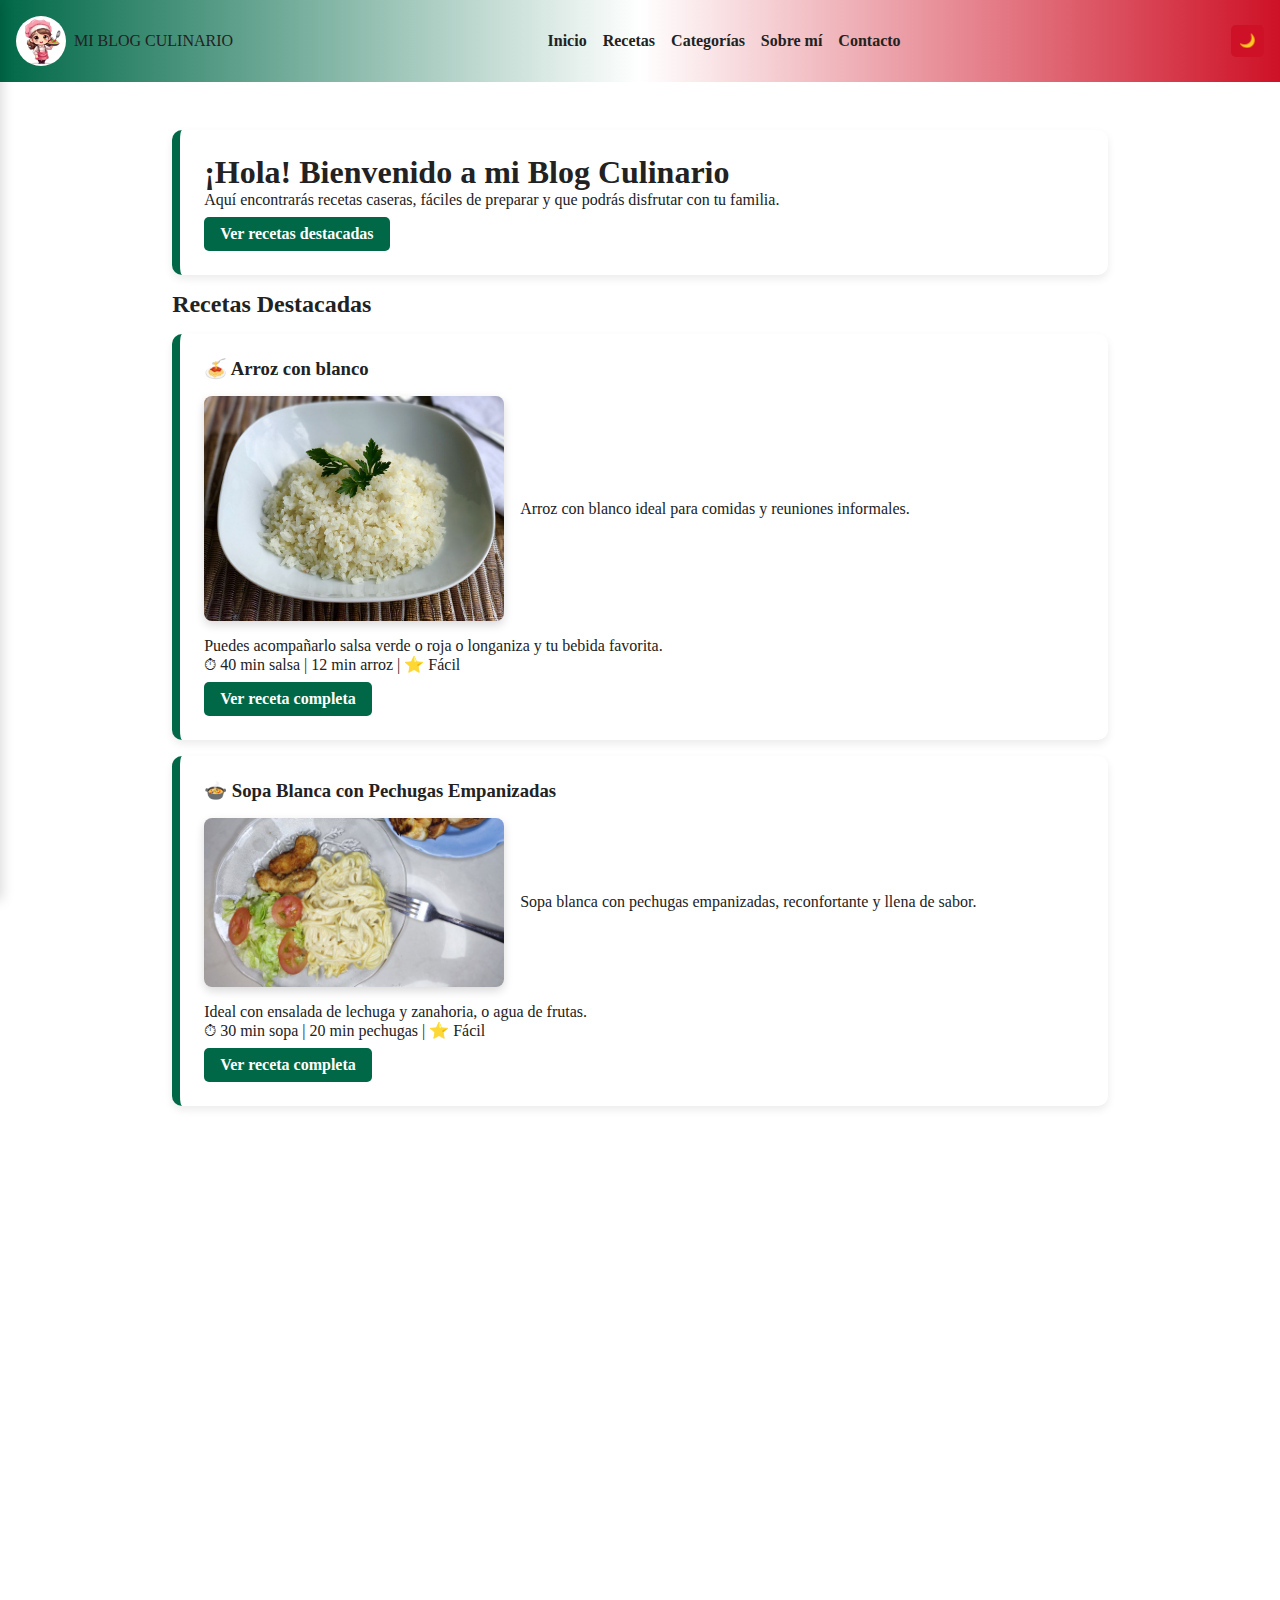
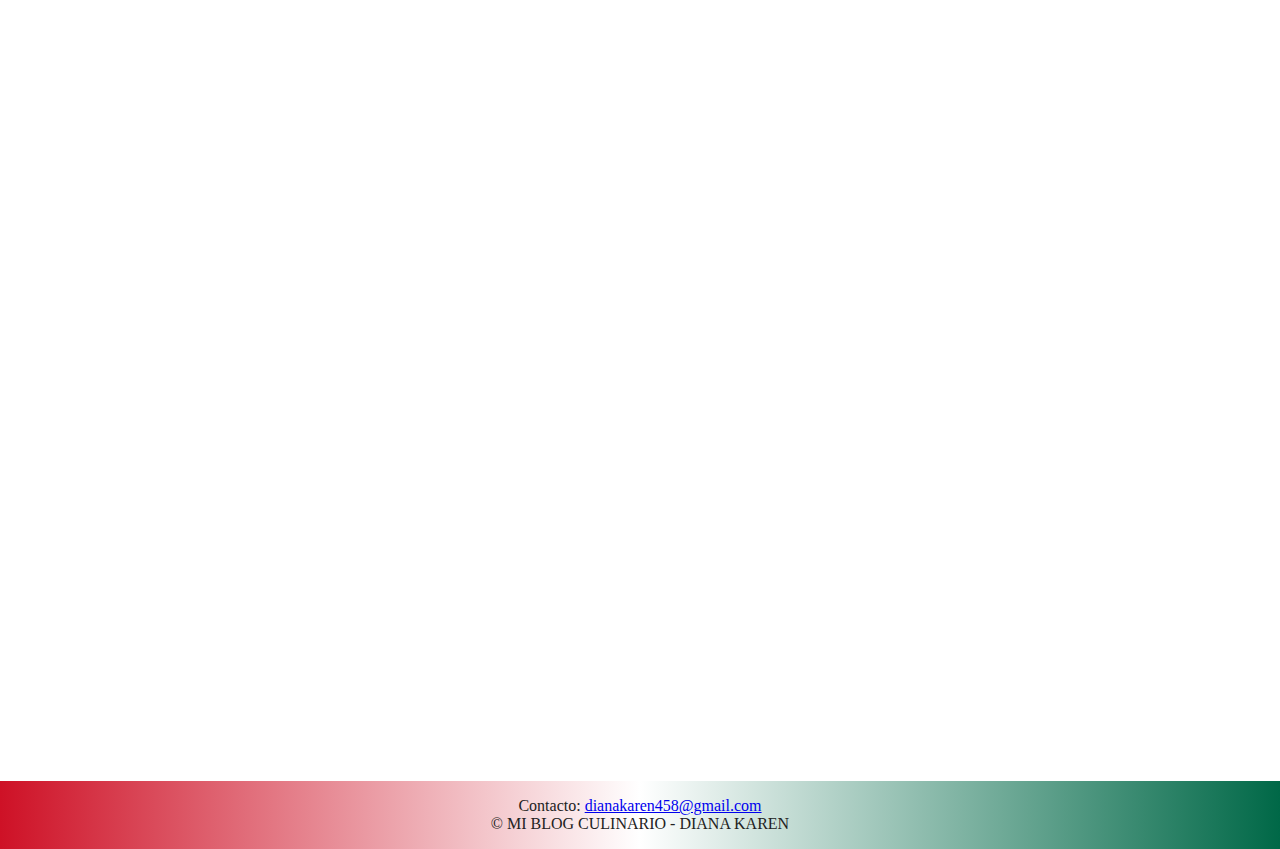
<file: index.html>
<!DOCTYPE html>
<html lang="es">
<head>
  <meta charset="UTF-8">
  <meta name="viewport" content="width=device-width, initial-scale=1.0">
  <title>Mi Blog Culinario</title>
  <link rel="stylesheet" href="estilo.css">
  <script defer src="script.js"></script>
</head>
<body id="inicio">  
  <header>
    <nav>
      <a href="#inicio" class="logo" aria-label="Ir al inicio">
        <img class="logo" src="glog.jpg" alt="logo de mi blog">
        <span>MI BLOG CULINARIO</span>
      </a>

      <ul class="menu">
        <li><a href="#inicio">Inicio</a></li>
        <li><a href="#recetas">Recetas</a></li>
        <li><a href="#categorias">Categorías</a></li>
        <li><a href="#sobre-mi">Sobre mí</a></li>
        <li><a href="#contacto">Contacto</a></li>
      </ul>

      <button id="hamburger" class="hamburger" aria-label="Abrir menú">
        <span></span><span></span><span></span>
      </button>

      <button id="modo-oscuro" class="modo-btn" aria-label="Cambiar a modo oscuro">🌙</button>
    </nav>
  </header>

  <aside id="sidebar" class="sidebar" aria-hidden="true">
    <button id="close-btn" class="close-btn" aria-label="Cerrar menú">✖</button>
    <ul>
      <li><a href="#inicio">Inicio</a></li>
      <li><a href="#recetas">Recetas</a></li>
      <li><a href="#categorias">Categorías</a></li>
      <li><a href="#sobre-mi">Sobre mí</a></li>
      <li><a href="#contacto">Contacto</a></li>
    </ul>
  </aside>

  <main>
    <section id="inicio" class="receta-card">
      <h1>¡Hola! Bienvenido a mi Blog Culinario</h1>
      <p>Aquí encontrarás recetas caseras, fáciles de preparar y que podrás disfrutar con tu familia.</p>
      <p><a href="#recetas" class="boton-receta">Ver recetas destacadas</a></p>
    </section>

    <section id="recetas">
      <h2>Recetas Destacadas</h2>

      <article class="receta-card">
        <h3>🍝 Arroz con blanco</h3>
        <figure>
          <img src="arrocito.jpg" alt="Arroz con blanco">
          <figcaption>Arroz con blanco ideal para comidas y reuniones informales.</figcaption>
        </figure>
        <p>Puedes acompañarlo salsa verde o roja o longaniza y tu bebida favorita.</p>
        <p>⏱ 40 min salsa | 12 min arroz | ⭐ Fácil</p>
        <a href="recetas de arroz con blanco.html" class="boton-receta">Ver receta completa</a>
      </article>

      <article class="receta-card">
        <h3>🍲 Sopa Blanca con Pechugas Empanizadas</h3>
        <figure>
          <img src="sopitaa.jpg" alt="Sopa blanca con pechugas empanizadas">
          <figcaption>Sopa blanca con pechugas empanizadas, reconfortante y llena de sabor.</figcaption>
        </figure>
        <p>Ideal con ensalada de lechuga y zanahoria, o agua de frutas.</p>
        <p>⏱ 30 min sopa | 20 min pechugas | ⭐ Fácil</p>
        <a href="recetas de espagueti.html" class="boton-receta">Ver receta completa</a>
      </article>

      <article class="receta-card">
        <h3>🍓 Fresas con Crema</h3>
        <figure>
          <img src="fresitaaa.jpeg" alt="Fresas con crema">
          <figcaption>Postre fresco y delicioso para compartir.</figcaption>
        </figure>
        <p>Combina con kiwi o durazno, y un toque de nueces.</p>
        <p>⏱ 15 min preparación | 2-3h refrigeración | ⭐ Fácil</p>
        <a href="recetas de fresas.html" class="boton-receta">Ver receta completa</a>
      </article>
    </section>

    <section id="sobre-mi" class="receta-card">
      <h2>Sobre mí</h2>
      <img src="dianita.jpg" alt="Foto de Diana">
      <p>Hola, soy Diana y tengo 16 años. Me gusta aprender cosas nuevas y descubrir cómo los sabores pueden despertar recuerdos o emociones.</p>
      <p>Quiero seguir experimentando con ingredientes y técnicas, y algún día cocinar con confianza y creatividad.</p>
      <h4>Sígueme en redes</h4>
      <p>Instagram: <a href="https://www.instagram.com/dianakaren3188" >📸</a></p>
      <p>Facebook: <a href="https://www.facebook.com/share/1ARCfFdWqf/?" >📘</a></p>
    </section>

    <section id="newsletter" class="receta-card">
      <h2>Suscríbete</h2>
      <p>Recibe nuevas recetas y tips</p>
      <form action="#" method="post">
        <label for="email">Correo:</label>
        <input type="email" id="email" placeholder="ejemplo@correo.com" required>
        <button type="submit" class="boton-receta">Suscribirse</button>
      </form>
      <p id="mensaje"></p>
    </section>
  </main>

  <footer id="contacto">
    <p>Contacto: <a href="mailto:dianakaren458@gmail.com">dianakaren458@gmail.com</a></p>
    <p>&copy; MI BLOG CULINARIO - DIANA KAREN</p>
  </footer>
</body>
</html>
</file>
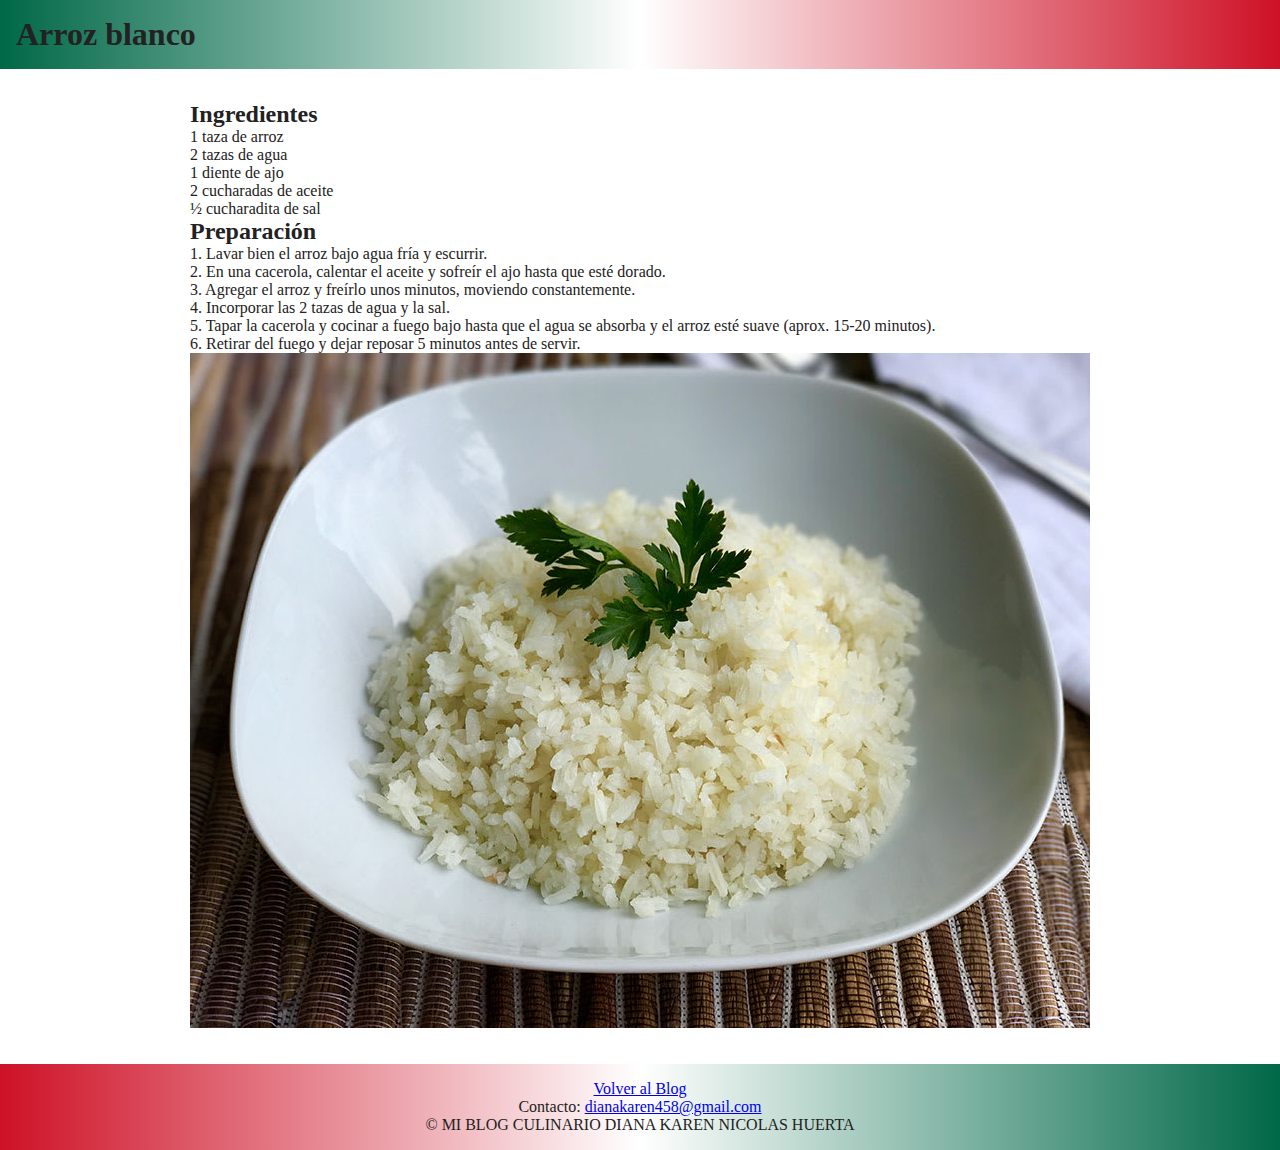
<file: recetas de arroz con blanco.html>
<!DOCTYPE html>
<html lang="es">
<head>
  <meta charset="UTF-8">
  <meta name="viewport" content="width=device-width, initial-scale=1.0">
  <title>Arroz blanco</title>
  <link rel="stylesheet" href="estilo.css">
</head>
<body>
  <header>
    <h1>Arroz blanco</h1>
  </header>
  <main>
    <section>
      <h2>Ingredientes</h2>
      <p>1 taza de arroz<br>
      2 tazas de agua<br>
      1 diente de ajo<br>
      2 cucharadas de aceite<br>
      ½ cucharadita de sal</p>

      <h2>Preparación</h2>
      <p>1. Lavar bien el arroz bajo agua fría y escurrir.<br>
      2. En una cacerola, calentar el aceite y sofreír el ajo hasta que esté dorado.<br>
      3. Agregar el arroz y freírlo unos minutos, moviendo constantemente.<br>
      4. Incorporar las 2 tazas de agua y la sal.<br>
      5. Tapar la cacerola y cocinar a fuego bajo hasta que el agua se absorba y el arroz esté suave (aprox. 15-20 minutos).<br>
      6. Retirar del fuego y dejar reposar 5 minutos antes de servir.</p>

      <img class="img" src="arrocito.jpg" alt="Plato de arroz blanco">
    </section>
  </main>
  <footer>
      <a href="index.html">Volver al Blog</a>
      <p>Contacto: <a href="mailto:dianakaren458@gmail.com">dianakaren458@gmail.com</a></p>
    <p>&copy; MI BLOG CULINARIO DIANA KAREN NICOLAS HUERTA</p>
    </footer>
  <script src="script.js"></script>
</body>
</html>
</file>
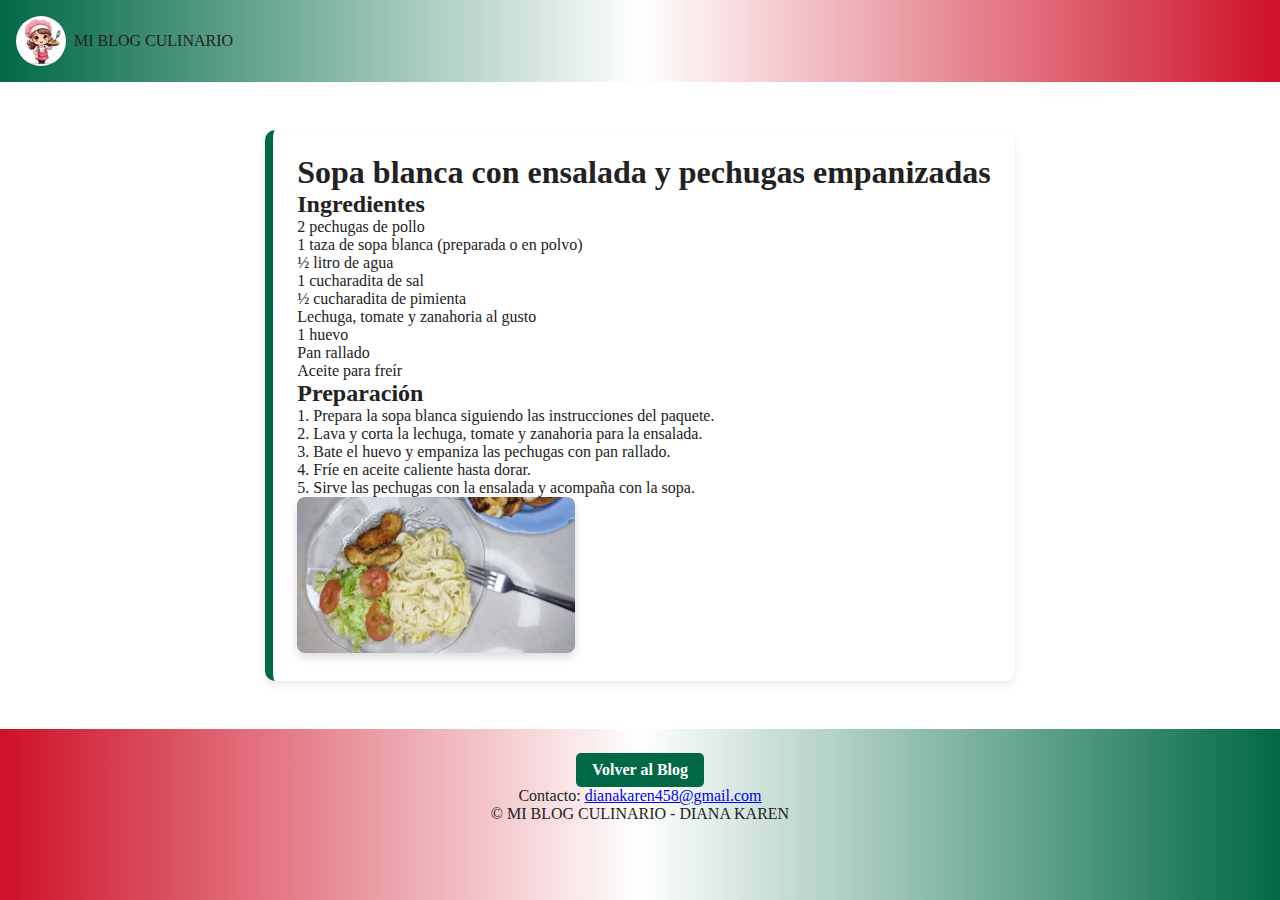
<file: recetas de espagueti.html>
<!DOCTYPE html>
<html lang="es">
<head>
  <meta charset="UTF-8">
  <meta name="viewport" content="width=device-width, initial-scale=1.0">
  <title>Sopa blanca con pechugas empanizadas</title>
  <link rel="stylesheet" href="estilo.css">
  <script defer src="script.js"></script>
</head>
<body>
  <header>
    <nav>
      <a href="index.html" class="logo">
        <img src="glog.jpg" alt="Logo">
        <span>MI BLOG CULINARIO</span>
      </a>
    </nav>
  </header>

  <main>
    <section class="receta-card">
      <h1>Sopa blanca con ensalada y pechugas empanizadas</h1>
      <h2>Ingredientes</h2>
      <p>2 pechugas de pollo<br>
      1 taza de sopa blanca (preparada o en polvo)<br>
      ½ litro de agua<br>
      1 cucharadita de sal<br>
      ½ cucharadita de pimienta<br>
      Lechuga, tomate y zanahoria al gusto<br>
      1 huevo<br>
      Pan rallado<br>
      Aceite para freír</p>

      <h2>Preparación</h2>
      <p>1. Prepara la sopa blanca siguiendo las instrucciones del paquete.<br>
      2. Lava y corta la lechuga, tomate y zanahoria para la ensalada.<br>
      3. Bate el huevo y empaniza las pechugas con pan rallado.<br>
      4. Fríe en aceite caliente hasta dorar.<br>
      5. Sirve las pechugas con la ensalada y acompaña con la sopa.</p>

      <img src="sopitaa.jpg" alt="Sopa blanca con pechugas empanizadas">
    </section>
  </main>

  <footer>
    <a href="index.html" class="boton-receta">Volver al Blog</a>
    <p>Contacto: <a href="mailto:dianakaren458@gmail.com">dianakaren458@gmail.com</a></p>
    <p>&copy; MI BLOG CULINARIO - DIANA KAREN</p>
  </footer>
</body>
</html>
</file>
<file: estilo.css>
:root {
  --rojo: #ce1126;
  --verde: #006847;
  --blanco: #ffffff;
  --gris-texto: #222;
}

* {
  margin: 0;
  padding: 0;
  box-sizing: border-box;
  font-family:'Times New Roman', Times, serif;
}

html, body {
  height: 100%;
  display: flex;
  flex-direction: column;
}

body {
  background-color: var(--blanco);
  color: var(--gris-texto);
  transition: background-color .3s, color .3s;
}

header {
  background: linear-gradient(to right, var(--verde), var(--blanco), var(--rojo));
  padding: 1rem;
}

header nav {
  display: flex;
  align-items: center;
  justify-content: space-between;
  gap: 1rem;
}

.logo {
  display:flex;
  align-items:center;
  text-decoration:none;
  color:inherit;
}

.logo img {
  width:50px;
  height:50px;
  object-fit:cover;
  border-radius:50%;
  margin-right:8px;
}

.menu {
  list-style:none;
  display:flex;
  gap:1rem;
  align-items:center;
}

.menu li a {
  text-decoration:none;
  color:inherit;
  font-weight:bold;
  transition: color .2s;
}

.menu li a:hover {
  color: var(--rojo);
}

.hamburger {
  display:none;
  flex-direction:column;
  justify-content:space-between;
  width:28px;
  height:20px;
  background:none;
  border:none;
  cursor:pointer;
  z-index:1100;
}

.hamburger span {
  display:block;
  height:3px;
  width:100%;
  background:#145214;
  border-radius:2px;
  transition:all .25s ease;
}

.sidebar {
  position:fixed;
  top:0;
  left:-280px;
  width:280px;
  height:100%;
  background:var(--blanco);
  box-shadow:2px 0 12px rgba(0,0,0,0.15);
  padding:2rem 1rem;
  display:flex;
  flex-direction:column;
  gap:1rem;
  transition:left .28s ease;
  z-index:1050;
}

.sidebar.active {
  left:0;
}

.sidebar .close-btn {
  align-self:flex-end;
  font-size:1.1rem;
  background:none;
  border:none;
  cursor:pointer;
}

.sidebar ul {
  list-style:none;
  padding:0;
}

.sidebar ul li {
  margin:0.6rem 0;
}

.sidebar ul li a,
.sidebar ul li button {
  text-decoration:none;
  font-weight:bold;
  background:none;
  border:none;
  cursor:pointer;
  color:var(--gris-texto);
}

main {
  padding:2rem;
  max-width:1100px;
  margin:0 auto;
  flex: 1; 
}

.receta-card {
  background-color: var(--blanco);
  margin:1rem 0;
  padding:1.5rem;
  border-radius:10px;
  box-shadow:0 4px 8px rgba(0,0,0,0.08);
  transition: transform .2s, background-color .3s;
  border-left:8px solid var(--verde);
  opacity:0;
  transform: translateY(50px);
  color:var(--gris-texto);
}

.receta-card:hover {
  transform: scale(1.02);
  background-color:#ffeaea;
  border-left:8px solid var(--rojo);
}

.receta-card figure {
  display:flex;
  align-items:center;
  gap:1rem;
  margin:1rem 0;
  flex-wrap:wrap;
}

.receta-card img {
  width:40%;
  max-width:300px;
  border-radius:8px;
  box-shadow:0 4px 10px rgba(0,0,0,0.15);
  transition: transform .3s ease, box-shadow .3s ease;
  object-fit:cover;
}

.receta-card img:hover {
  transform: scale(1.08);
  box-shadow:0 8px 20px rgba(0,0,0,0.28);
}

@media (max-width: 780px) {
  .menu { display: none; }              
  .hamburger { display:flex; }          
  .receta-card figure { flex-direction: column; }
  .receta-card img { width:100%; max-width:100%; }
}

.boton-receta {
  display:inline-block;
  margin-top:0.5rem;
  padding:.5rem 1rem;
  background-color:var(--verde);
  color:var(--blanco);
  border-radius:5px;
  text-decoration:none;
  font-weight:bold;
  transition: background-color .25s, transform .12s;
  border:none;
  cursor:pointer;
}

.boton-receta:hover {
  background-color:var(--rojo);
  transform: scale(1.05);
}

footer  {
  height: 40vh;
  width: 100%;
  background: linear-gradient(to right, var(--rojo), var(--blanco), var(--verde));
  color:var(--gris-texto);
  text-align:center;
  padding:1rem;
  margin-top: auto;
}

/* ------------------ */
/* 🌙 Modo oscuro */
body.dark-mode {
  background: #121212;
  color: #ffffff;
}

body.dark-mode header,
body.dark-mode footer {
  background: #222;
  color: #fff;
}

body.dark-mode .receta-card {
  background: #1e1e1e;
  color: #fff;
  border-color: #333;
}

body.dark-mode .boton-receta {
  background: var(--verde);
  color: #fff;
}

.modo-btn {
  margin-left: 1rem;
  background: var(--rojo);
  color: #fff;
  border: none;
  padding: 0.5rem;
  cursor: pointer;
  border-radius: 5px;
}
</file>
